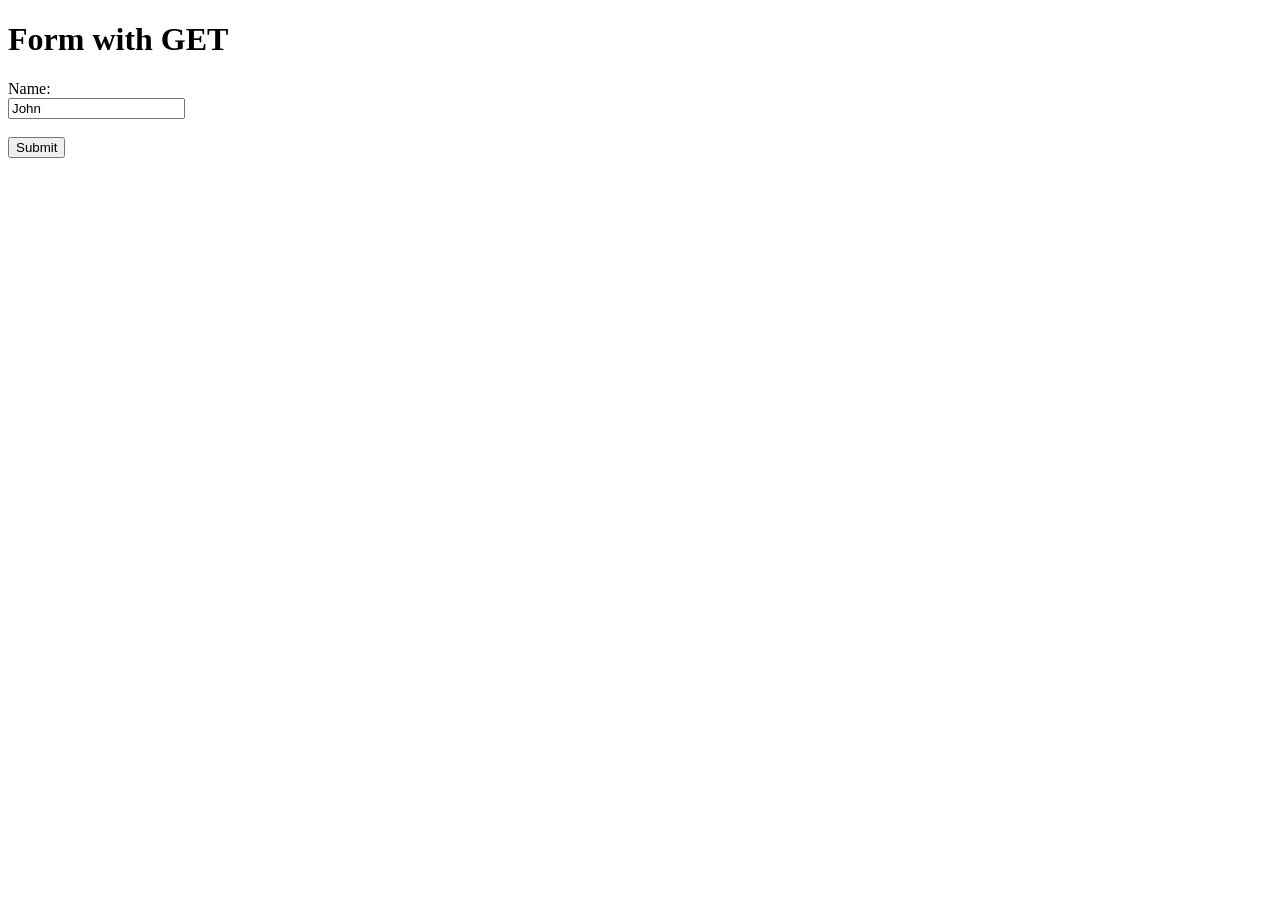
<file: exam-1/src/main/resources/public/index.html>
<!DOCTYPE html>
<html>

<head>
    <title>Form Example</title>
    <meta charset="UTF-8">
    <meta name="viewport" content="width=device-width, initial-scale=1.0">
</head>

<body>
<h1>Form with GET</h1>
<form action="/hello">
    <label for="name">Name:</label><br>
    <input type="text" id="name" name="name" value="John"><br><br>
    <input type="button" value="Submit" onclick="loadGetMsg()">
</form>
<div id="getrespmsg"></div>

<script>
    function loadGetMsg() {
        let nameVar = document.getElementById("name").value;
        const xhttp = new XMLHttpRequest();
        xhttp.onload = function () {
            document.getElementById("getrespmsg").innerHTML =
                this.responseText;
        }
        xhttp.open("GET", "/hello?name=" + nameVar);
        xhttp.send();
    }
</script>

</body>

</html>
</file>
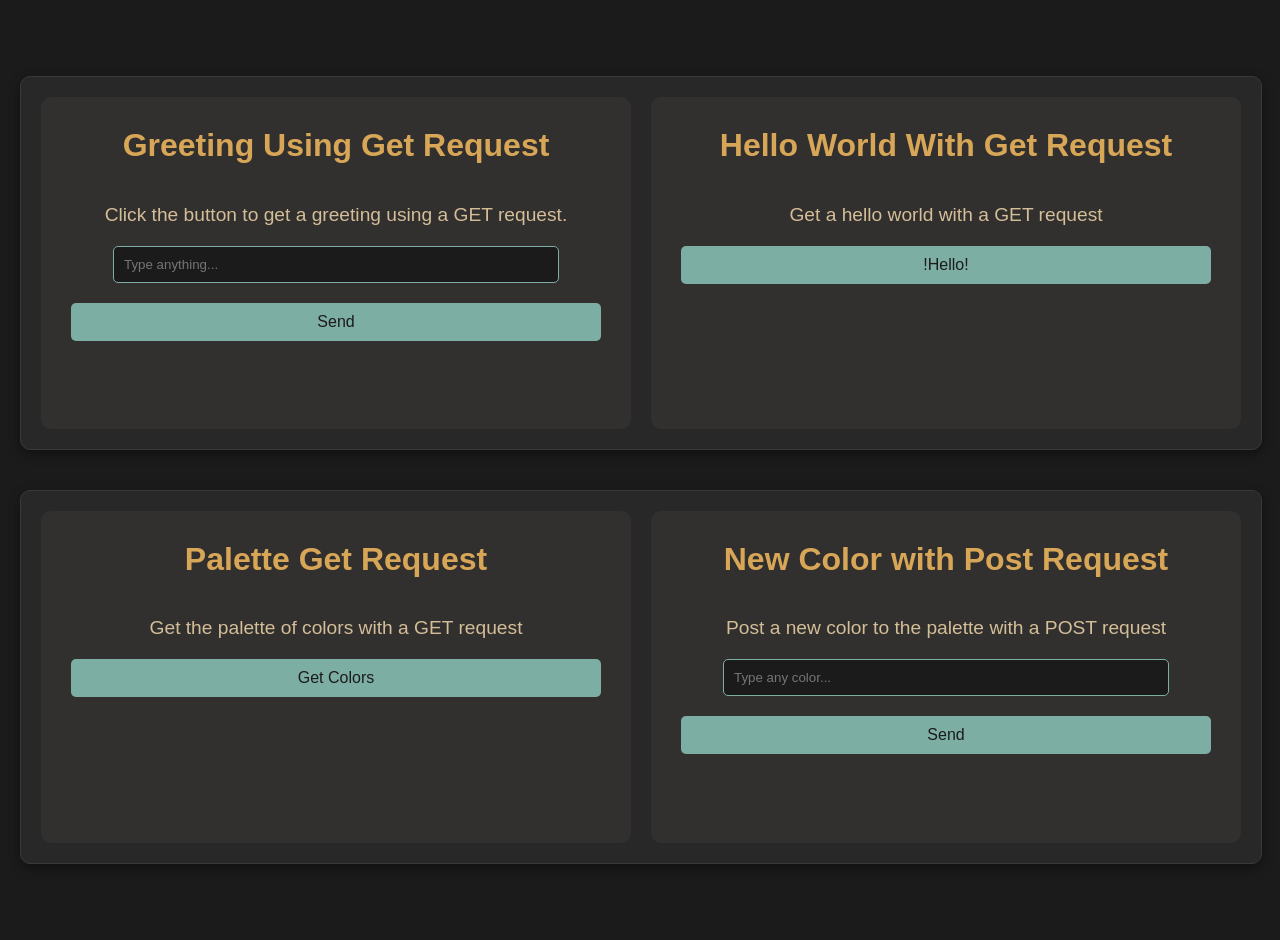
<file: virtualization/src/main/resources/static/index.html>
<!DOCTYPE html>
<html lang="en">

<head>
    <meta charset="UTF-8">
    <meta name="viewport" content="width=device-width, initial-scale=1.0">
    <title>Miniframework</title>
    <link rel="stylesheet" href="style.css">
</head>

<body>
    <div class="container">
        <div class="box">
            <h1>Greeting Using Get Request</h1>
            <p>Click the button to get a greeting using a GET request.</p>
            <input type="text" id="textInputGet" placeholder="Type anything..." />
            <button type="button" onclick="getGreeting()">Send</button>
            <div id="getGreeting"></div>
        </div>
        <div class="box">
            <h1>Hello World With Get Request</h1>
            <p>Get a hello world with a GET request</p>
            <button type="button" onclick="getHello()">!Hello!</button>
            <div id="getHello"></div>
        </div>
    </div>

    <div class="container">
        <div class="box">
            <h1>Palette Get Request</h1>
            <p>Get the palette of colors with a GET request</p>
            <button type="button" onclick="getColors()">Get Colors</button>
            <div id="getColors"></div>
        </div>
        <div class="box">
            <h1>New Color with Post Request</h1>
            <p>Post a new color to the palette with a POST request</p>
            <input type="text" id="textInputPost" placeholder="Type any color..." />
            <button type="button" onclick="postColor()">Send</button>
            <div id="postColor"></div>
        </div>
    </div>

    <script src="script.js"></script>
</body>

</html>
</file>
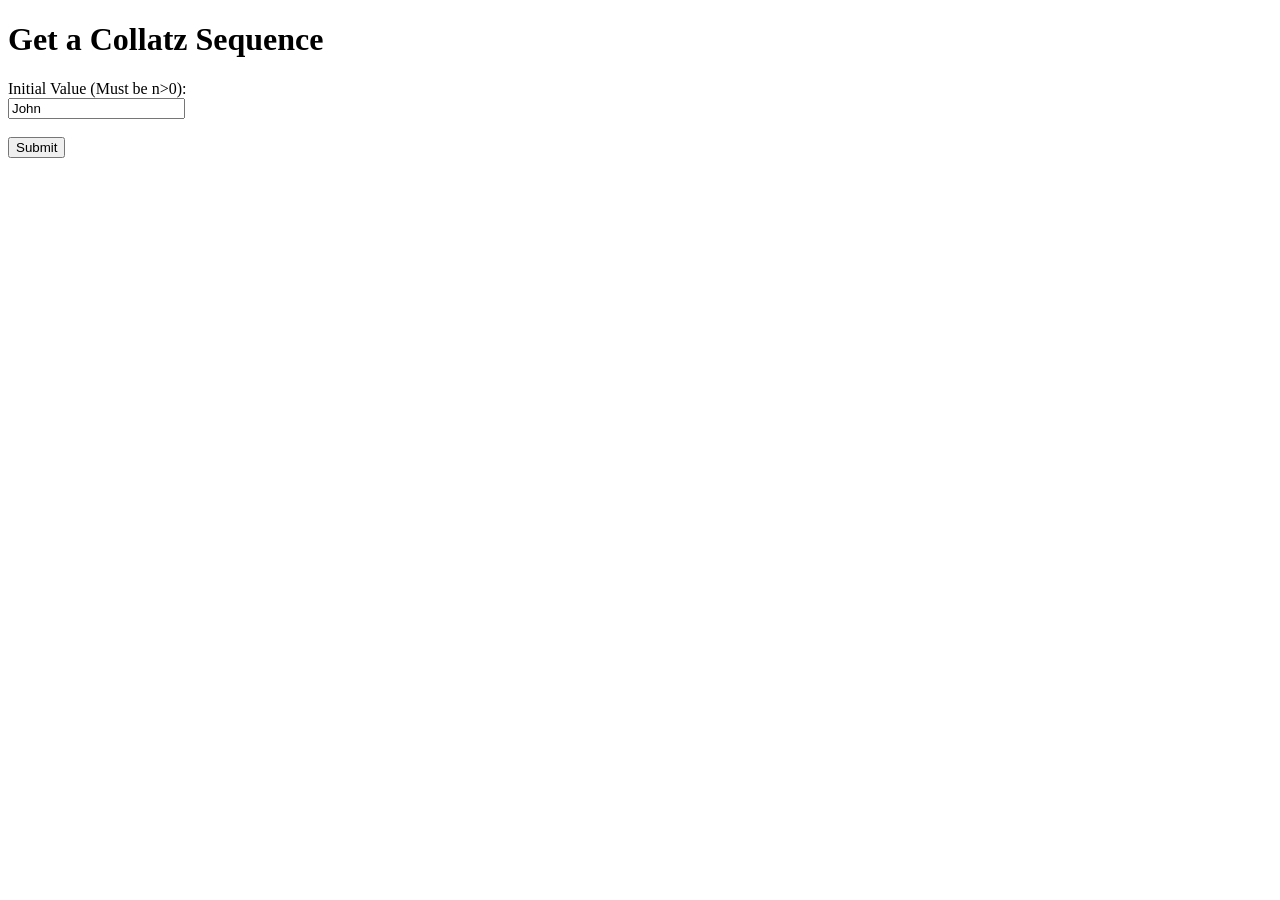
<file: exam-2/proxy/src/main/resources/static/index.html>
<!DOCTYPE html>
<html>
<head>
    <title>Exam 2</title>
    <meta charset="UTF-8">
    <meta name="viewport" content="width=device-width, initial-scale=1.0">
</head>
<body>
    <h1>Get a Collatz Sequence</h1>
    <form action="/hello">
        <label for="name">Initial Value (Must be n>0):</label><br>
        <input type="text" id="name" name="name" value="John"><br><br>
        <input type="button" value="Submit" onclick="loadGetMsg()">
    </form>
    <div id="getrespmsg"></div>
    <script>
        function loadGetMsg() {
        let nameVar = document.getElementById("name").value;
        const xhttp = new XMLHttpRequest();
        xhttp.onload = function() {
        document.getElementById("getrespmsg").innerHTML =
        this.responseText;
        }
        xhttp.open("GET", "/sequence?value="+nameVar);
        xhttp.send();
        }
    </script>
</body>
</html>
</file>
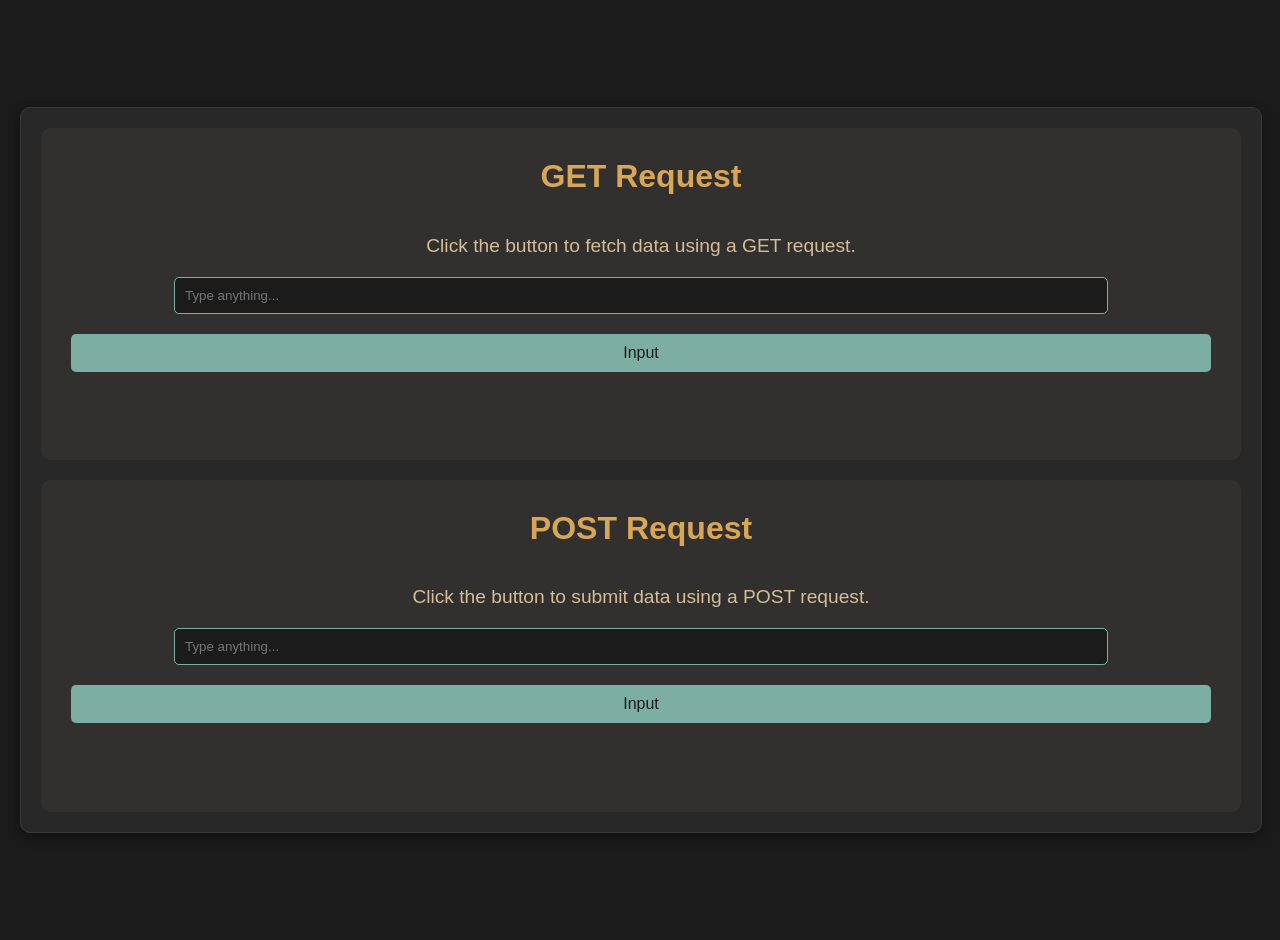
<file: distributed-apps/src/main/java/edu/escuelaing/tdse/webserver/resources/index.html>
<!DOCTYPE html>
<html lang="en">

<head>
    <meta charset="UTF-8">
    <meta name="viewport" content="width=device-width, initial-scale=1.0">
    <title>Design and structuring of distributed applications</title>
    <link rel="stylesheet" href="style.css">
</head>

<body>
    <div class="container">
        <div class="box">
            <h1>GET Request</h1>
            <p>Click the button to fetch data using a GET request.</p>
            <input type="text" id="textInputGet" placeholder="Type anything..." />
            <button onclick="loadGetMsg()">Input</button>
            <div id="getResult"></div>
        </div>

        <div class="box">
            <h1>POST Request</h1>
            <p>Click the button to submit data using a POST request.</p>
            <input type="text" id="textInputPost" placeholder="Type anything..." />
            <button onclick="loadPostMsg()">Input</button>
            <div id="postResult"></div> 
        </div>
    </div>

    <script src="script.js"></script>
</body>

</html>
</file>
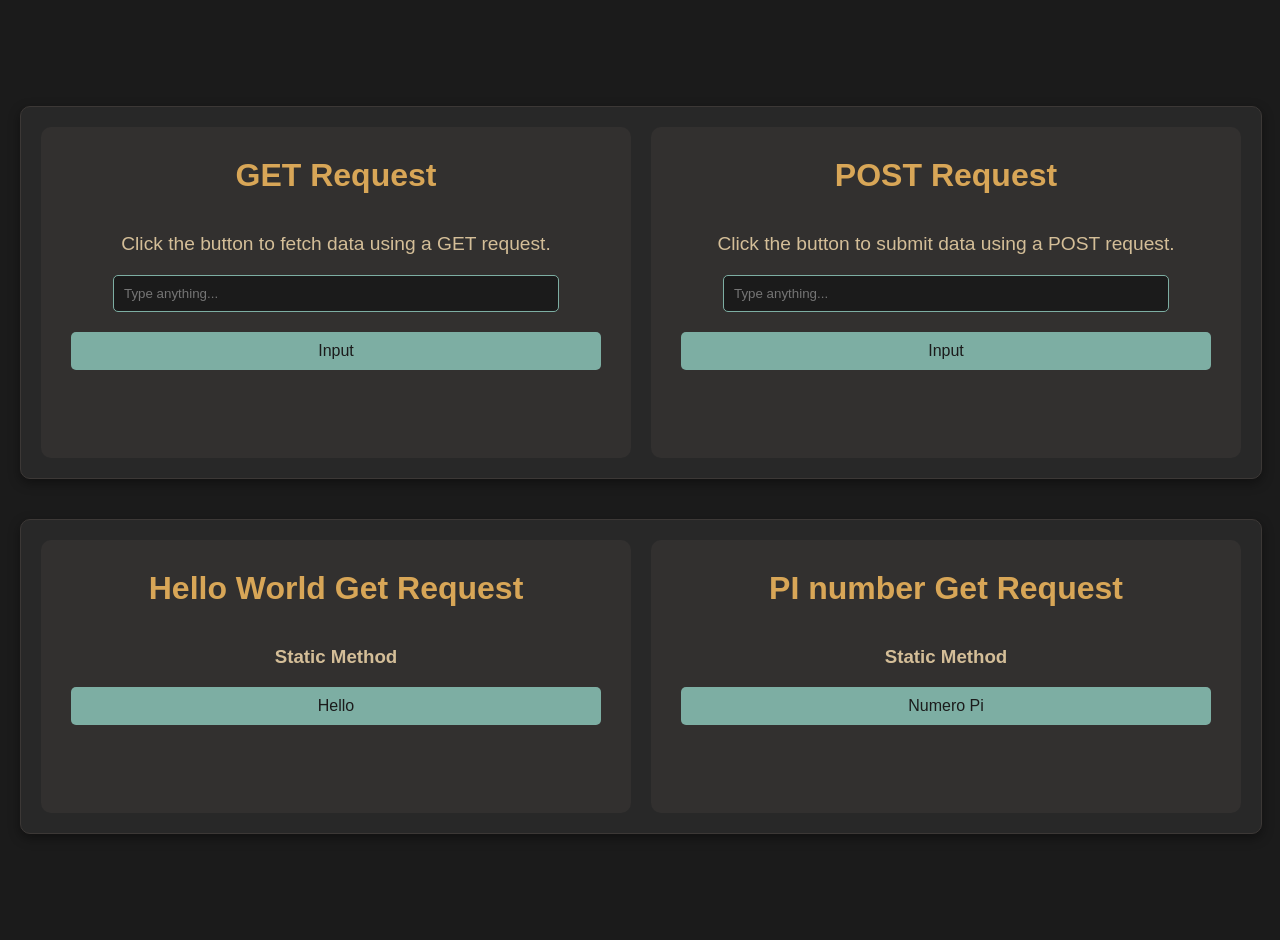
<file: mini-framework/src/main/java/edu/escuelaing/tdse/framework/resources/static/index.html>
<!DOCTYPE html>
<html lang="en">

<head>
    <meta charset="UTF-8">
    <meta name="viewport" content="width=device-width, initial-scale=1.0">
    <title>Miniframework</title>
    <link rel="stylesheet" href="style.css">
</head>

<body>
    <div class="container">
        <div class="box">
            <h1>GET Request</h1>
            <p>Click the button to fetch data using a GET request.</p>
            <input type="text" id="textInputGet" placeholder="Type anything..." />
            <button onclick="loadGetMsg()">Input</button>
            <div id="getResult"></div>
        </div>

        <div class="box">
            <h1>POST Request</h1>
            <p>Click the button to submit data using a POST request.</p>
            <input type="text" id="textInputPost" placeholder="Type anything..." />
            <button onclick="loadPostMsg()">Input</button>
            <div id="postResult"></div> 
        </div>
    </div>
    <div class="container">
        <div class="box">
            <h1>Hello World Get Request</h1>
            <h3>Static Method</h3>
            <button onclick="loadHelloMsg()">Hello</button>
            <div id="static1"></div> 
        </div>
        <div class="box">
            <h1>PI number Get Request</h1>
            <h3>Static Method</h3>
            <button onclick="loadPiMsg()">Numero Pi</button>
            <div id="static2"></div> 
        </div>
    </div>

    <script src="script.js"></script>
</body>

</html>
</file>
<file: virtualization/src/main/resources/static/style.css>
body {
    display: flex;
    flex-direction: column;
    justify-content: center;
    align-items: center;
    min-height: 100vh;
    font-family: 'Arial', sans-serif;
    background-color: #1b1b1b;
    color: #d4be98;
    margin: 0;
    padding: 20px;
    text-align: center;
}

h1 {
    color: #d8a657;
    margin-top: 0;
    margin-bottom: 20px;
}

p {
    font-size: 1.2em;
    color: #d4be98;
    margin-bottom: 20px;
}

.container {
    max-width: 1200px;
    width: 100%;
    margin: 20px auto;
    padding: 20px;
    background-color: #282828;
    border-radius: 10px;
    border: 1px solid #3c3836;
    box-shadow: 0 4px 12px rgba(0, 0, 0, 0.4);
    display: flex;
    justify-content: center;
    gap: 20px;
}

button {
    background-color: #7daea3;
    color: #1b1b1b;
    border: none;
    padding: 10px 20px;
    font-size: 1em;
    cursor: pointer;
    border-radius: 5px;
    transition: background-color 0.2s ease-in-out;
}

button:hover {
    background-color: #89b482;
}

#getHello,
#getGreeting,
#getColors,
#postColor {
    margin-top: 20px;
    font-weight: bold;
    color: #e78a4e;
    font-size: 1.2em;
    min-height: 2em;
}

.box {
    background-color: #32302f;
    padding: 30px;
    border-radius: 10px;
    text-align: center;
    flex-grow: 1;
    flex-basis: 45%;
    min-width: 300px;
    display: flex;
    flex-direction: column;
}

.box input {
    width: 80%;
    padding: 10px;
    margin: 0 auto 20px auto;
    border-radius: 5px;
    border: 1px solid #7daea3;
    background-color: #1b1b1b;
    color: #d4be98;
}

.box input:focus {
    outline: none;
    border-color: #d8a657;
}
</file>
<file: distributed-apps/src/main/java/edu/escuelaing/tdse/webserver/resources/style.css>
body {
    display: flex;
    flex-direction: column;
    justify-content: center;
    align-items: center;
    min-height: 100vh;
    font-family: 'Arial', sans-serif;
    background-color: #1b1b1b;
    color: #d4be98;
    margin: 0;
    padding: 20px;
    text-align: center;
}

h1 {
    color: #d8a657;
    margin-top: 0;
    margin-bottom: 20px;
}

p {
    font-size: 1.2em;
    color: #d4be98;
    margin-bottom: 20px;
}

.container {
    max-width: 1200px;
    width: 100%;
    margin: 20px auto;
    padding: 20px;
    background-color: #282828;
    border-radius: 10px;
    border: 1px solid #3c3836;
    box-shadow: 0 4px 12px rgba(0, 0, 0, 0.4);
    display: flex;
    justify-content: center;
    align-items: stretch;
    flex-wrap: wrap;
    gap: 20px;
    flex-direction: row-reverse;
}

button {
    background-color: #7daea3;
    color: #1b1b1b;
    border: none;
    padding: 10px 20px;
    font-size: 1em;
    cursor: pointer;
    border-radius: 5px;
    transition: background-color 0.2s ease-in-out;
}

button:hover {
    background-color: #89b482;
}

#getResult,
#postResult {
    margin-top: 20px;
    font-weight: bold;
    color: #e78a4e;
    font-size: 1.2em;
    min-height: 2em;
}

.box {
    background-color: #32302f;
    padding: 30px;
    border-radius: 10px;
    text-align: center;
    flex-grow: 1;
    flex-basis: 45%;
    min-width: 300px;
    display: flex;
    flex-direction: column;
}

.box input {
    width: 80%;
    padding: 10px;
    margin: 0 auto 20px auto;
    border-radius: 5px;
    border: 1px solid #7daea3;
    background-color: #1b1b1b;
    color: #d4be98;
}

.box input:focus {
    outline: none;
    border-color: #d8a657;
}
</file>
<file: mini-framework/src/main/java/edu/escuelaing/tdse/framework/resources/static/style.css>
body {
    display: flex;
    flex-direction: column;
    justify-content: center;
    align-items: center;
    min-height: 100vh;
    font-family: 'Arial', sans-serif;
    background-color: #1b1b1b;
    color: #d4be98;
    margin: 0;
    padding: 20px;
    text-align: center;
}

h1 {
    color: #d8a657;
    margin-top: 0;
    margin-bottom: 20px;
}

p {
    font-size: 1.2em;
    color: #d4be98;
    margin-bottom: 20px;
}

.container {
    max-width: 1200px;
    width: 100%;
    margin: 20px auto;
    padding: 20px;
    background-color: #282828;
    border-radius: 10px;
    border: 1px solid #3c3836;
    box-shadow: 0 4px 12px rgba(0, 0, 0, 0.4);
    display: flex;
    justify-content: center;
    gap: 20px;
}

button {
    background-color: #7daea3;
    color: #1b1b1b;
    border: none;
    padding: 10px 20px;
    font-size: 1em;
    cursor: pointer;
    border-radius: 5px;
    transition: background-color 0.2s ease-in-out;
}

button:hover {
    background-color: #89b482;
}

#static1,
#static2,
#getResult,
#postResult {
    margin-top: 20px;
    font-weight: bold;
    color: #e78a4e;
    font-size: 1.2em;
    min-height: 2em;
}

.box {
    background-color: #32302f;
    padding: 30px;
    border-radius: 10px;
    text-align: center;
    flex-grow: 1;
    flex-basis: 45%;
    min-width: 300px;
    display: flex;
    flex-direction: column;
}

.box input {
    width: 80%;
    padding: 10px;
    margin: 0 auto 20px auto;
    border-radius: 5px;
    border: 1px solid #7daea3;
    background-color: #1b1b1b;
    color: #d4be98;
}

.box input:focus {
    outline: none;
    border-color: #d8a657;
}
</file>
